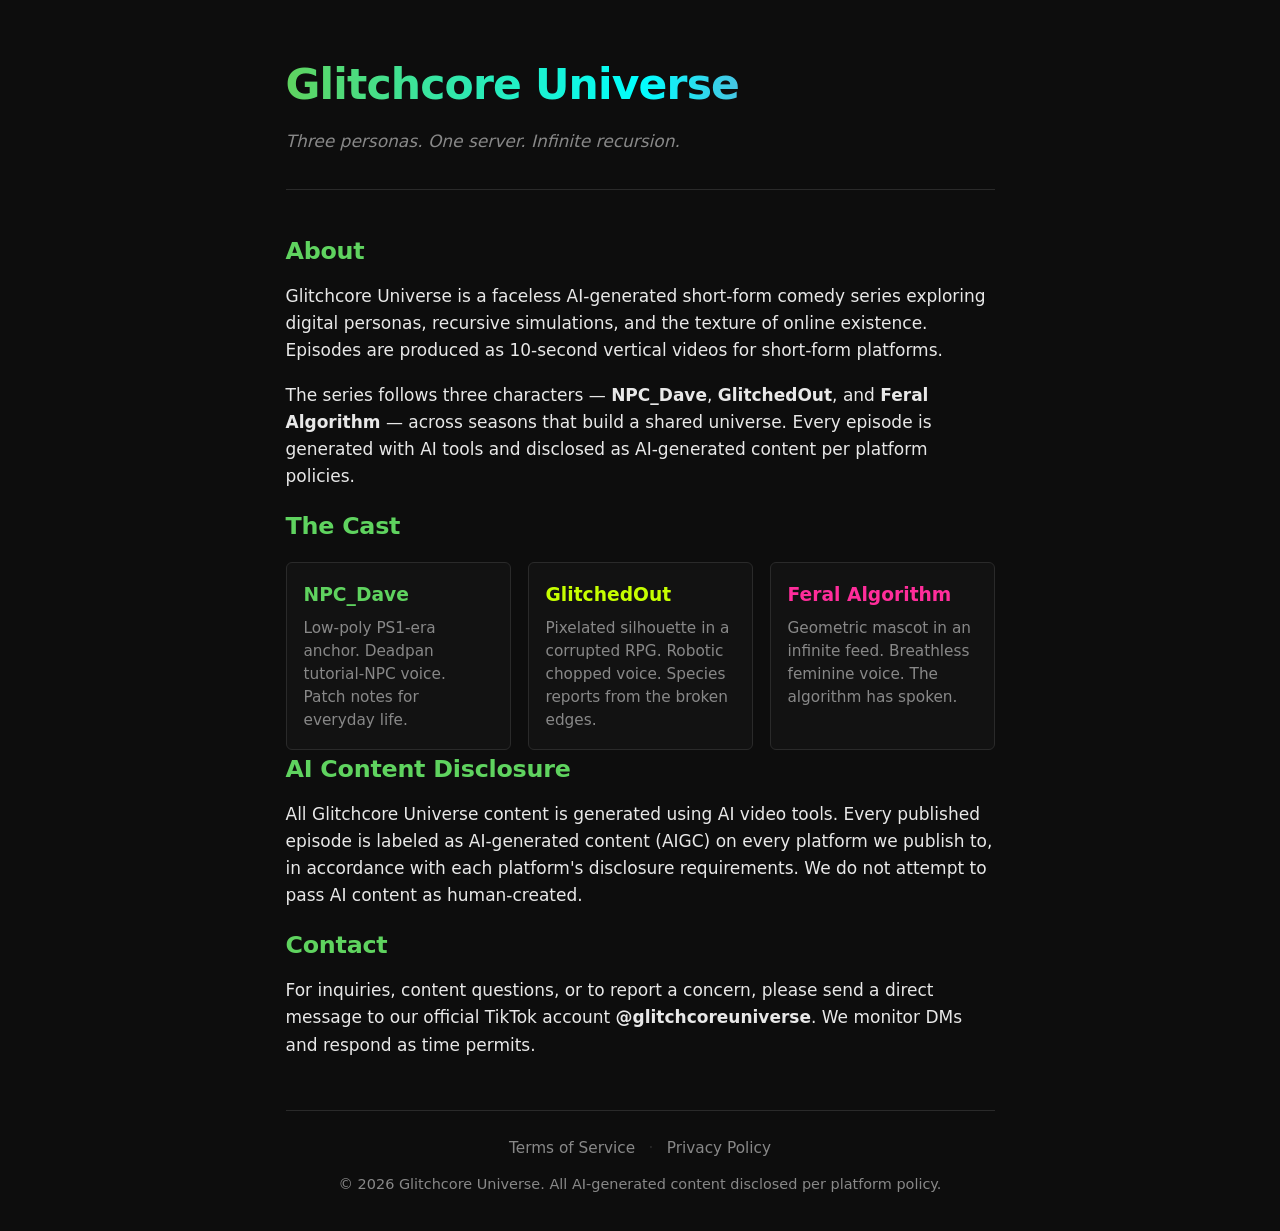
<file: index.html>
<!DOCTYPE html>
<html lang="en">
<head>
    <meta charset="UTF-8">
    <meta name="viewport" content="width=device-width, initial-scale=1.0">
    <title>Glitchcore Universe</title>
    <meta name="description" content="A faceless AI comedy series exploring digital personas, glitches, and the nature of online existence.">
    <link rel="stylesheet" href="style.css">
</head>
<body>
    <header>
        <h1>Glitchcore Universe</h1>
        <p class="tagline">Three personas. One server. Infinite recursion.</p>
    </header>

    <main>
        <section class="about">
            <h2>About</h2>
            <p>
                Glitchcore Universe is a faceless AI-generated short-form comedy series
                exploring digital personas, recursive simulations, and the texture of
                online existence. Episodes are produced as 10-second vertical videos for
                short-form platforms.
            </p>
            <p>
                The series follows three characters &mdash; <strong>NPC_Dave</strong>,
                <strong>GlitchedOut</strong>, and <strong>Feral Algorithm</strong> &mdash;
                across seasons that build a shared universe. Every episode is generated
                with AI tools and disclosed as AI-generated content per platform policies.
            </p>
        </section>

        <section class="cast">
            <h2>The Cast</h2>
            <div class="personas">
                <div class="persona npcdave">
                    <h3>NPC_Dave</h3>
                    <p>Low-poly PS1-era anchor. Deadpan tutorial-NPC voice. Patch notes for everyday life.</p>
                </div>
                <div class="persona glitchedout">
                    <h3>GlitchedOut</h3>
                    <p>Pixelated silhouette in a corrupted RPG. Robotic chopped voice. Species reports from the broken edges.</p>
                </div>
                <div class="persona algorithm">
                    <h3>Feral Algorithm</h3>
                    <p>Geometric mascot in an infinite feed. Breathless feminine voice. The algorithm has spoken.</p>
                </div>
            </div>
        </section>

        <section class="ai-disclosure">
            <h2>AI Content Disclosure</h2>
            <p>
                All Glitchcore Universe content is generated using AI video tools. Every
                published episode is labeled as AI-generated content (AIGC) on every
                platform we publish to, in accordance with each platform's disclosure
                requirements. We do not attempt to pass AI content as human-created.
            </p>
        </section>

        <section class="contact">
            <h2>Contact</h2>
            <p>
                For inquiries, content questions, or to report a concern, please send a
                direct message to our official TikTok account
                <strong>@glitchcoreuniverse</strong>. We monitor DMs and respond as time
                permits.
            </p>
        </section>
    </main>

    <footer>
        <nav>
            <a href="terms.html">Terms of Service</a>
            <span class="sep">&middot;</span>
            <a href="privacy.html">Privacy Policy</a>
        </nav>
        <p class="copyright">&copy; 2026 Glitchcore Universe. All AI-generated content disclosed per platform policy.</p>
    </footer>
</body>
</html>
</file>
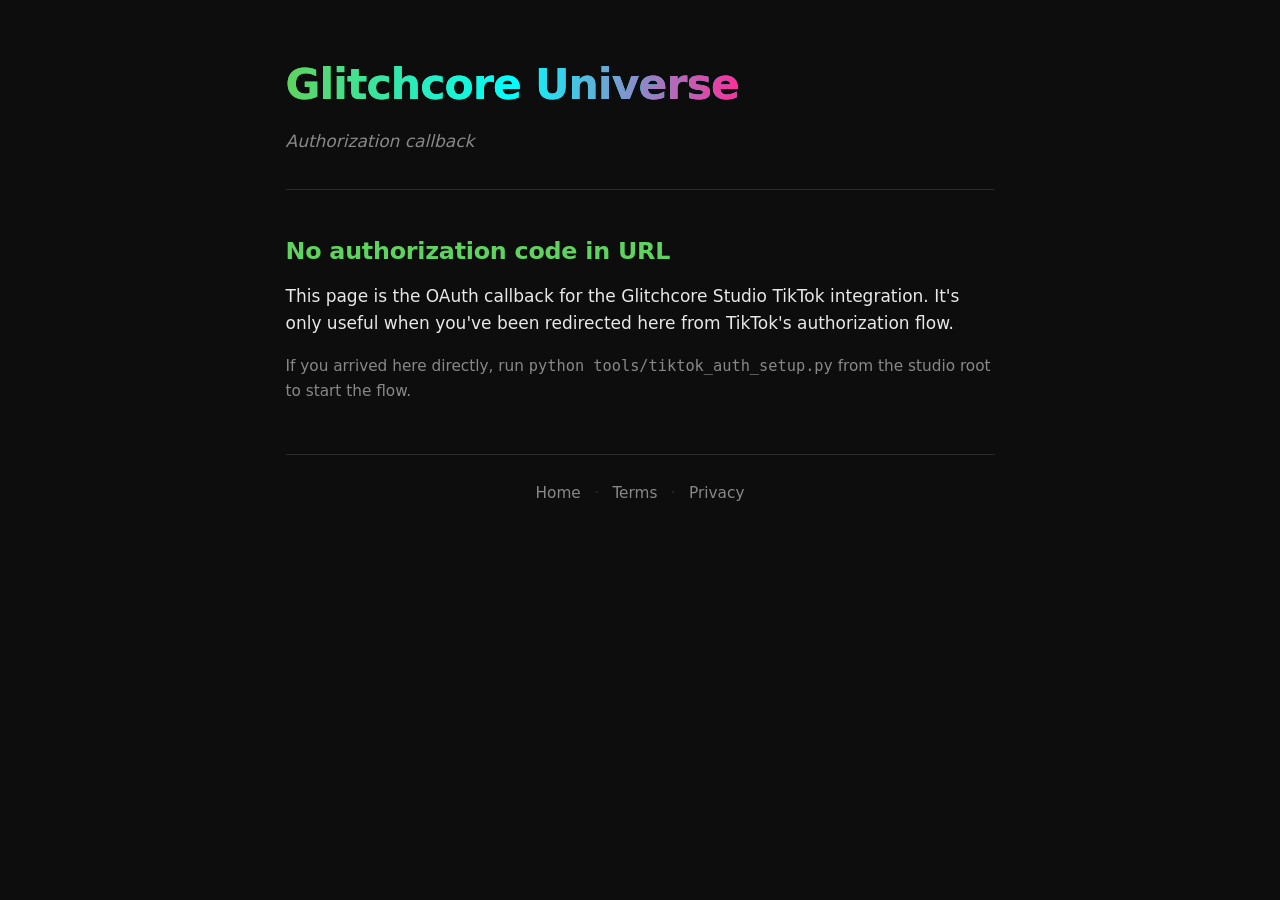
<file: callback.html>
<!DOCTYPE html>
<html lang="en">
<head>
    <meta charset="UTF-8">
    <meta name="viewport" content="width=device-width, initial-scale=1.0">
    <title>Authorization Callback &mdash; Glitchcore Universe</title>
    <link rel="stylesheet" href="style.css">
    <style>
        .code-box {
            border: 1px solid var(--border);
            border-radius: 6px;
            padding: 1rem;
            background: rgba(0, 255, 255, 0.04);
            font-family: ui-monospace, SF Mono, Menlo, monospace;
            font-size: 0.95rem;
            word-break: break-all;
            margin: 1rem 0;
            color: var(--cyan);
        }
        button {
            background: var(--pixel-green);
            color: var(--bg);
            border: none;
            padding: 0.6rem 1.2rem;
            border-radius: 4px;
            font-weight: 600;
            font-size: 0.95rem;
            cursor: pointer;
            font-family: inherit;
        }
        button:hover { opacity: 0.85; }
        button.copied { background: var(--cyan); }
        .error { color: var(--hot-pink); }
        .hint { color: var(--muted); font-size: 0.9rem; }
    </style>
</head>
<body>
    <header>
        <h1><a href="index.html">Glitchcore Universe</a></h1>
        <p class="tagline">Authorization callback</p>
    </header>

    <main>
        <div id="success" style="display:none;">
            <h2>Authorization complete</h2>
            <p>Copy this authorization code and paste it back into the terminal where you ran <code>tiktok_auth_setup.py</code>:</p>
            <div class="code-box" id="code"></div>
            <button id="copy-btn">Copy code</button>
            <p class="hint" style="margin-top: 1.5rem;">After pasting, you can close this tab. The script will exchange the code for an access token automatically.</p>
        </div>

        <div id="error" style="display:none;">
            <h2 class="error">Authorization failed</h2>
            <p>TikTok returned an error:</p>
            <div class="code-box" id="error-msg"></div>
            <p class="hint">Re-run <code>tiktok_auth_setup.py</code> and try again. If the error persists, double-check your TikTok dev app configuration (scopes, redirect URI).</p>
        </div>

        <div id="missing" style="display:none;">
            <h2>No authorization code in URL</h2>
            <p>This page is the OAuth callback for the Glitchcore Studio TikTok integration. It's only useful when you've been redirected here from TikTok's authorization flow.</p>
            <p class="hint">If you arrived here directly, run <code>python tools/tiktok_auth_setup.py</code> from the studio root to start the flow.</p>
        </div>
    </main>

    <footer>
        <nav>
            <a href="index.html">Home</a>
            <span class="sep">&middot;</span>
            <a href="terms.html">Terms</a>
            <span class="sep">&middot;</span>
            <a href="privacy.html">Privacy</a>
        </nav>
    </footer>

    <script>
        (function () {
            var params = new URLSearchParams(window.location.search);
            var code = params.get("code");
            var error = params.get("error");
            var errorDesc = params.get("error_description");

            if (code) {
                document.getElementById("success").style.display = "block";
                document.getElementById("code").textContent = code;
                var btn = document.getElementById("copy-btn");
                btn.addEventListener("click", function () {
                    navigator.clipboard.writeText(code).then(function () {
                        btn.textContent = "Copied";
                        btn.classList.add("copied");
                        setTimeout(function () {
                            btn.textContent = "Copy code";
                            btn.classList.remove("copied");
                        }, 2000);
                    });
                });
            } else if (error) {
                document.getElementById("error").style.display = "block";
                document.getElementById("error-msg").textContent =
                    error + (errorDesc ? " - " + errorDesc : "");
            } else {
                document.getElementById("missing").style.display = "block";
            }
        })();
    </script>
</body>
</html>
</file>
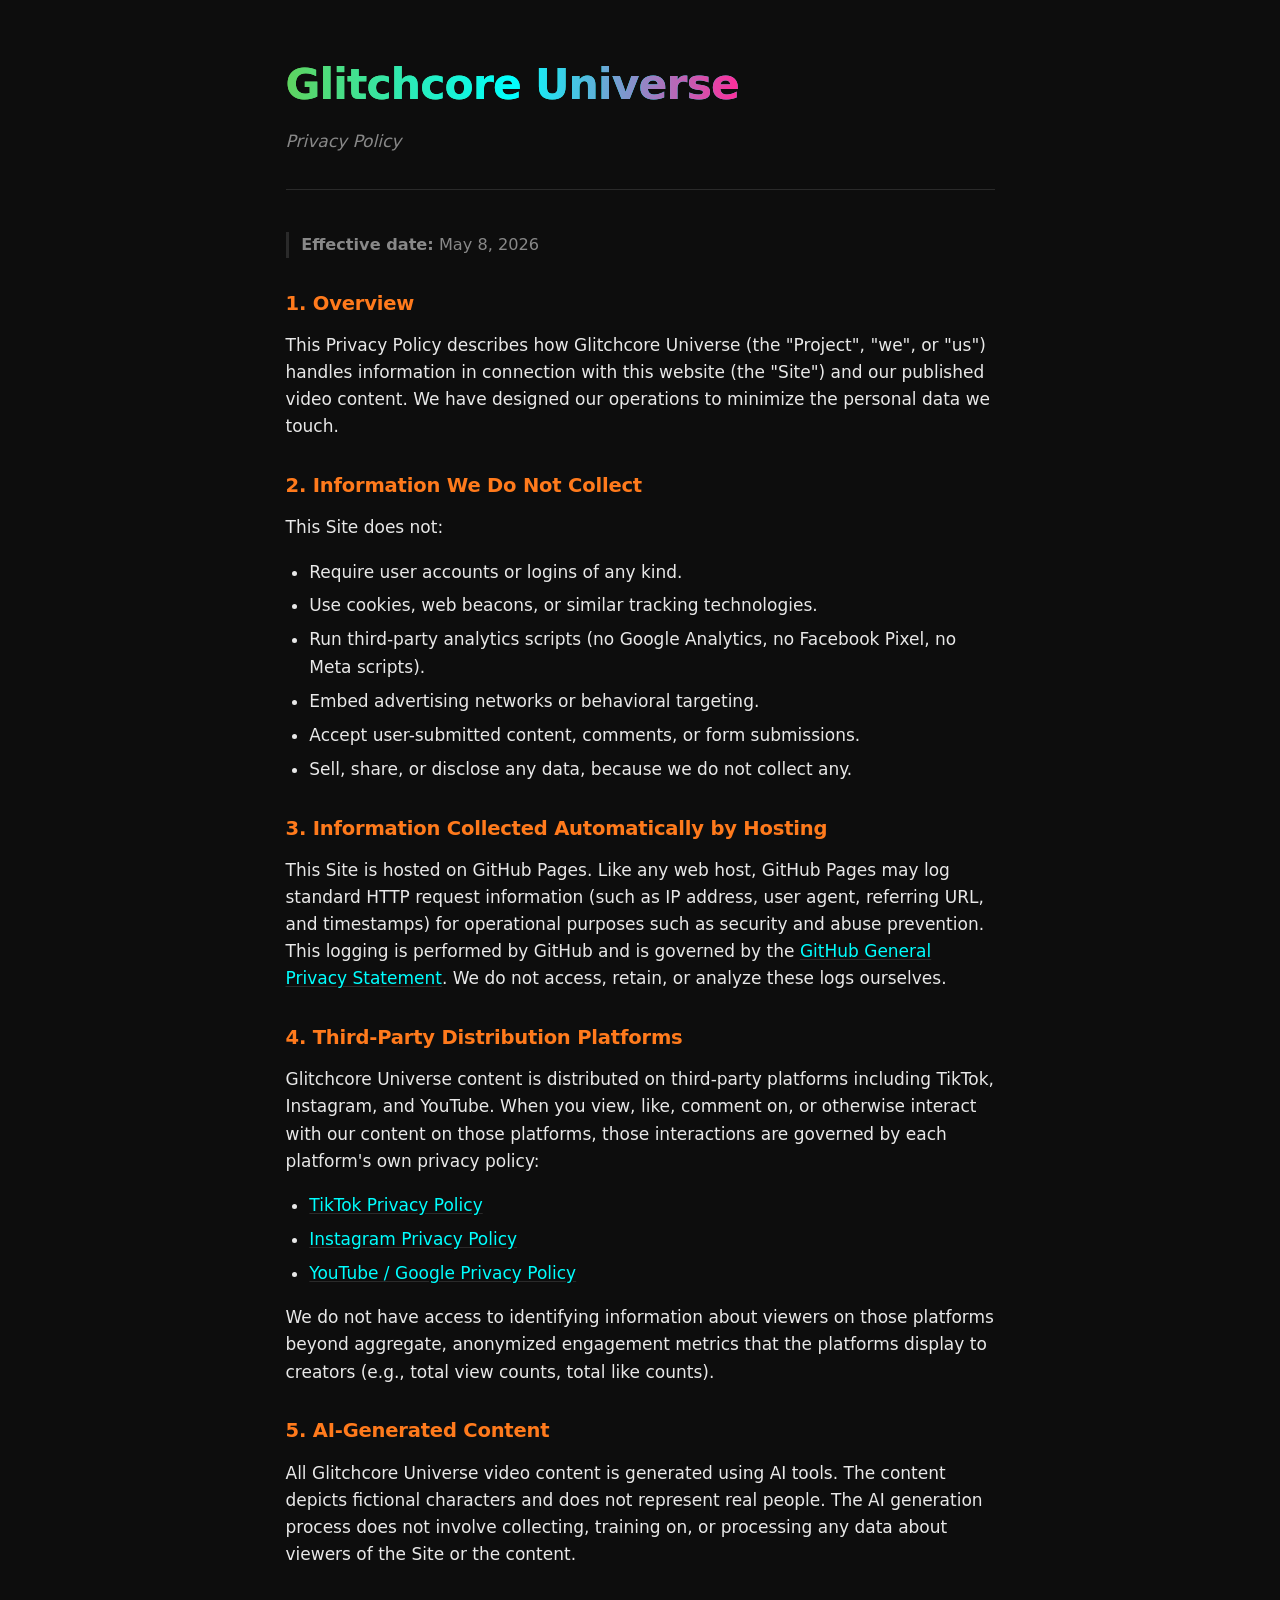
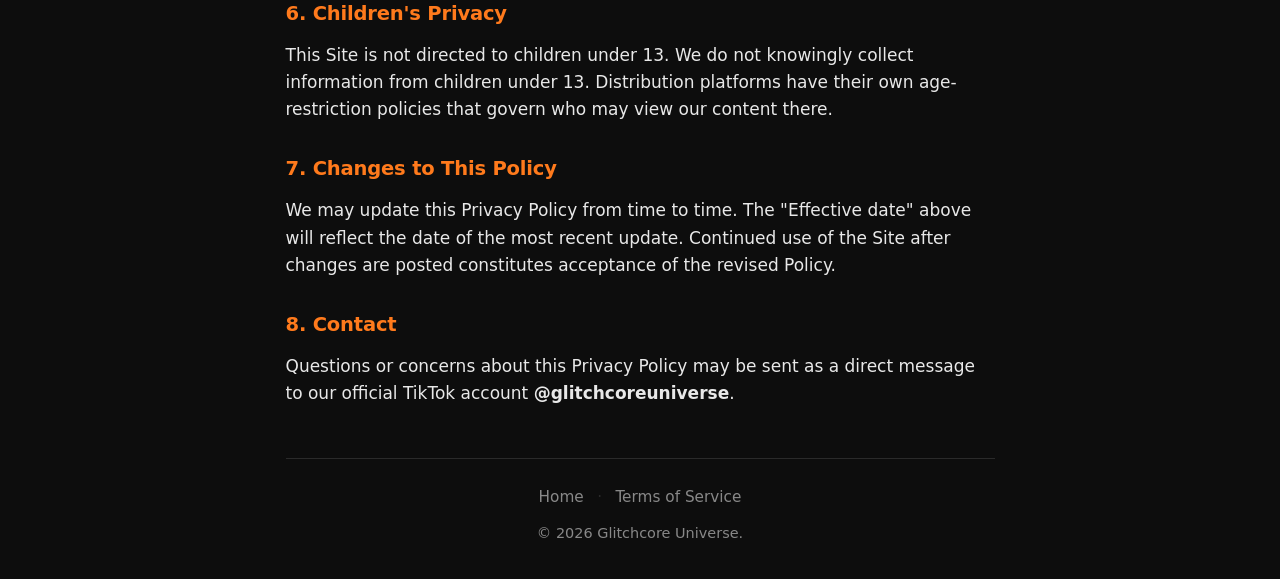
<file: privacy.html>
<!DOCTYPE html>
<html lang="en">
<head>
    <meta charset="UTF-8">
    <meta name="viewport" content="width=device-width, initial-scale=1.0">
    <title>Privacy Policy &mdash; Glitchcore Universe</title>
    <link rel="stylesheet" href="style.css">
</head>
<body>
    <header>
        <h1><a href="index.html">Glitchcore Universe</a></h1>
        <p class="tagline">Privacy Policy</p>
    </header>

    <main class="legal">
        <p class="effective-date"><strong>Effective date:</strong> May 8, 2026</p>

        <h2>1. Overview</h2>
        <p>
            This Privacy Policy describes how Glitchcore Universe (the "Project", "we",
            or "us") handles information in connection with this website (the "Site")
            and our published video content. We have designed our operations to minimize
            the personal data we touch.
        </p>

        <h2>2. Information We Do Not Collect</h2>
        <p>This Site does not:</p>
        <ul>
            <li>Require user accounts or logins of any kind.</li>
            <li>Use cookies, web beacons, or similar tracking technologies.</li>
            <li>Run third-party analytics scripts (no Google Analytics, no Facebook Pixel, no Meta scripts).</li>
            <li>Embed advertising networks or behavioral targeting.</li>
            <li>Accept user-submitted content, comments, or form submissions.</li>
            <li>Sell, share, or disclose any data, because we do not collect any.</li>
        </ul>

        <h2>3. Information Collected Automatically by Hosting</h2>
        <p>
            This Site is hosted on GitHub Pages. Like any web host, GitHub Pages may log
            standard HTTP request information (such as IP address, user agent, referring
            URL, and timestamps) for operational purposes such as security and abuse
            prevention. This logging is performed by GitHub and is governed by the
            <a href="https://docs.github.com/en/site-policy/privacy-policies/github-general-privacy-statement">GitHub General Privacy Statement</a>.
            We do not access, retain, or analyze these logs ourselves.
        </p>

        <h2>4. Third-Party Distribution Platforms</h2>
        <p>
            Glitchcore Universe content is distributed on third-party platforms
            including TikTok, Instagram, and YouTube. When you view, like, comment on,
            or otherwise interact with our content on those platforms, those interactions
            are governed by each platform's own privacy policy:
        </p>
        <ul>
            <li><a href="https://www.tiktok.com/legal/privacy-policy">TikTok Privacy Policy</a></li>
            <li><a href="https://privacycenter.instagram.com/policy">Instagram Privacy Policy</a></li>
            <li><a href="https://policies.google.com/privacy">YouTube / Google Privacy Policy</a></li>
        </ul>
        <p>
            We do not have access to identifying information about viewers on those
            platforms beyond aggregate, anonymized engagement metrics that the platforms
            display to creators (e.g., total view counts, total like counts).
        </p>

        <h2>5. AI-Generated Content</h2>
        <p>
            All Glitchcore Universe video content is generated using AI tools. The
            content depicts fictional characters and does not represent real people. The
            AI generation process does not involve collecting, training on, or processing
            any data about viewers of the Site or the content.
        </p>

        <h2>6. Children's Privacy</h2>
        <p>
            This Site is not directed to children under 13. We do not knowingly collect
            information from children under 13. Distribution platforms have their own
            age-restriction policies that govern who may view our content there.
        </p>

        <h2>7. Changes to This Policy</h2>
        <p>
            We may update this Privacy Policy from time to time. The "Effective date"
            above will reflect the date of the most recent update. Continued use of the
            Site after changes are posted constitutes acceptance of the revised Policy.
        </p>

        <h2>8. Contact</h2>
        <p>
            Questions or concerns about this Privacy Policy may be sent as a direct
            message to our official TikTok account <strong>@glitchcoreuniverse</strong>.
        </p>
    </main>

    <footer>
        <nav>
            <a href="index.html">Home</a>
            <span class="sep">&middot;</span>
            <a href="terms.html">Terms of Service</a>
        </nav>
        <p class="copyright">&copy; 2026 Glitchcore Universe.</p>
    </footer>
</body>
</html>
</file>
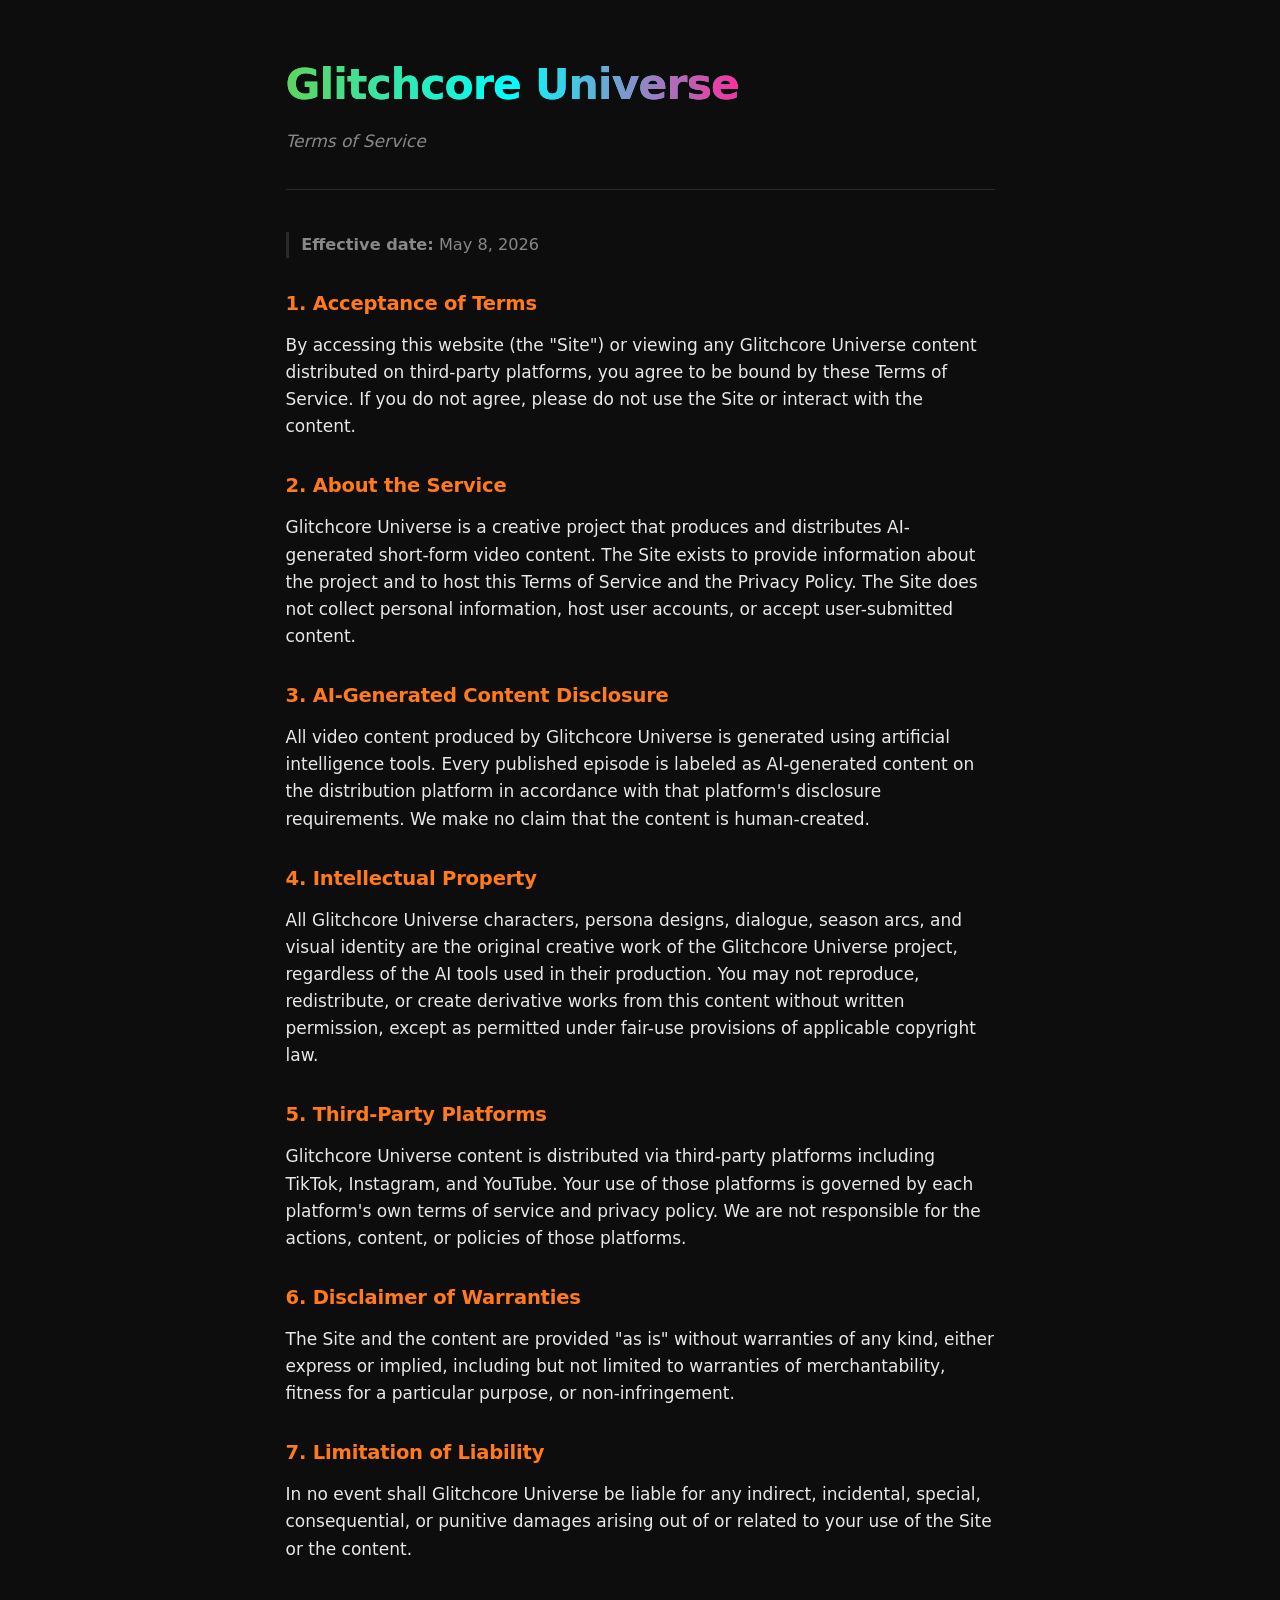
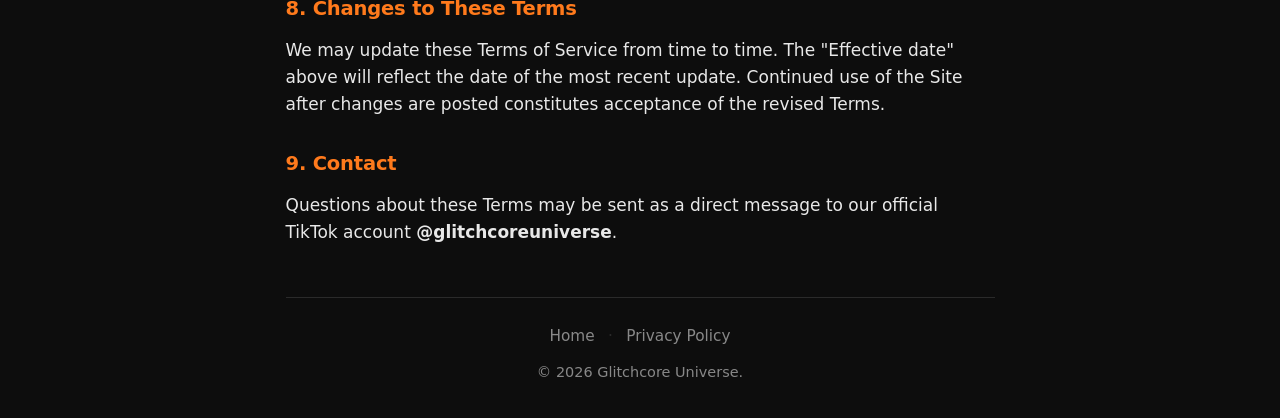
<file: terms.html>
<!DOCTYPE html>
<html lang="en">
<head>
    <meta charset="UTF-8">
    <meta name="viewport" content="width=device-width, initial-scale=1.0">
    <title>Terms of Service &mdash; Glitchcore Universe</title>
    <link rel="stylesheet" href="style.css">
</head>
<body>
    <header>
        <h1><a href="index.html">Glitchcore Universe</a></h1>
        <p class="tagline">Terms of Service</p>
    </header>

    <main class="legal">
        <p class="effective-date"><strong>Effective date:</strong> May 8, 2026</p>

        <h2>1. Acceptance of Terms</h2>
        <p>
            By accessing this website (the "Site") or viewing any Glitchcore Universe
            content distributed on third-party platforms, you agree to be bound by these
            Terms of Service. If you do not agree, please do not use the Site or interact
            with the content.
        </p>

        <h2>2. About the Service</h2>
        <p>
            Glitchcore Universe is a creative project that produces and distributes
            AI-generated short-form video content. The Site exists to provide information
            about the project and to host this Terms of Service and the Privacy Policy.
            The Site does not collect personal information, host user accounts, or accept
            user-submitted content.
        </p>

        <h2>3. AI-Generated Content Disclosure</h2>
        <p>
            All video content produced by Glitchcore Universe is generated using
            artificial intelligence tools. Every published episode is labeled as
            AI-generated content on the distribution platform in accordance with that
            platform's disclosure requirements. We make no claim that the content is
            human-created.
        </p>

        <h2>4. Intellectual Property</h2>
        <p>
            All Glitchcore Universe characters, persona designs, dialogue, season arcs,
            and visual identity are the original creative work of the Glitchcore Universe
            project, regardless of the AI tools used in their production. You may not
            reproduce, redistribute, or create derivative works from this content without
            written permission, except as permitted under fair-use provisions of
            applicable copyright law.
        </p>

        <h2>5. Third-Party Platforms</h2>
        <p>
            Glitchcore Universe content is distributed via third-party platforms
            including TikTok, Instagram, and YouTube. Your use of those platforms is
            governed by each platform's own terms of service and privacy policy. We are
            not responsible for the actions, content, or policies of those platforms.
        </p>

        <h2>6. Disclaimer of Warranties</h2>
        <p>
            The Site and the content are provided "as is" without warranties of any
            kind, either express or implied, including but not limited to warranties of
            merchantability, fitness for a particular purpose, or non-infringement.
        </p>

        <h2>7. Limitation of Liability</h2>
        <p>
            In no event shall Glitchcore Universe be liable for any indirect, incidental,
            special, consequential, or punitive damages arising out of or related to your
            use of the Site or the content.
        </p>

        <h2>8. Changes to These Terms</h2>
        <p>
            We may update these Terms of Service from time to time. The "Effective date"
            above will reflect the date of the most recent update. Continued use of the
            Site after changes are posted constitutes acceptance of the revised Terms.
        </p>

        <h2>9. Contact</h2>
        <p>
            Questions about these Terms may be sent as a direct message to our official
            TikTok account <strong>@glitchcoreuniverse</strong>.
        </p>
    </main>

    <footer>
        <nav>
            <a href="index.html">Home</a>
            <span class="sep">&middot;</span>
            <a href="privacy.html">Privacy Policy</a>
        </nav>
        <p class="copyright">&copy; 2026 Glitchcore Universe.</p>
    </footer>
</body>
</html>
</file>
<file: style.css>
:root {
    --bg: #0d0d0d;
    --fg: #e8e8e8;
    --muted: #888;
    --pixel-green: #5fd35f;
    --electric-lime: #c6ff00;
    --deep-purple: #7b2fbe;
    --hot-pink: #ff2d9b;
    --cyan: #00ffff;
    --orange: #ff7a1c;
    --border: #2a2a2a;
    --max-width: 760px;
}

* {
    box-sizing: border-box;
    margin: 0;
    padding: 0;
}

html {
    background: var(--bg);
    color: var(--fg);
    font-family: -apple-system, BlinkMacSystemFont, "Segoe UI", system-ui, sans-serif;
    font-size: 17px;
    line-height: 1.6;
    -webkit-font-smoothing: antialiased;
}

body {
    max-width: var(--max-width);
    margin: 0 auto;
    padding: 3rem 1.5rem 2rem;
}

header {
    border-bottom: 1px solid var(--border);
    padding-bottom: 2rem;
    margin-bottom: 2.5rem;
}

header h1 {
    font-size: 2.5rem;
    font-weight: 800;
    letter-spacing: -0.02em;
    background: linear-gradient(90deg, var(--pixel-green), var(--cyan), var(--hot-pink));
    -webkit-background-clip: text;
    background-clip: text;
    -webkit-text-fill-color: transparent;
    color: transparent;
    margin-bottom: 0.5rem;
}

header h1 a {
    color: inherit;
    text-decoration: none;
    background: inherit;
    -webkit-background-clip: text;
    background-clip: text;
    -webkit-text-fill-color: transparent;
}

.tagline {
    color: var(--muted);
    font-size: 1rem;
    font-style: italic;
}

main {
    margin-bottom: 3rem;
}

main h2 {
    color: var(--pixel-green);
    font-size: 1.4rem;
    font-weight: 600;
    margin-top: 2.5rem;
    margin-bottom: 0.75rem;
    letter-spacing: -0.01em;
}

main h2:first-child {
    margin-top: 0;
}

main h3 {
    font-size: 1.1rem;
    font-weight: 600;
    margin-bottom: 0.4rem;
}

main p {
    margin-bottom: 1rem;
}

main ul {
    margin-left: 1.4rem;
    margin-bottom: 1rem;
}

main ul li {
    margin-bottom: 0.4rem;
}

main a {
    color: var(--cyan);
    text-decoration: underline;
    text-decoration-color: var(--border);
    text-underline-offset: 2px;
    transition: text-decoration-color 0.15s;
}

main a:hover {
    text-decoration-color: var(--cyan);
}

.personas {
    display: grid;
    grid-template-columns: 1fr;
    gap: 1rem;
    margin-top: 1rem;
}

@media (min-width: 600px) {
    .personas {
        grid-template-columns: repeat(3, 1fr);
    }
}

.persona {
    border: 1px solid var(--border);
    border-radius: 6px;
    padding: 1rem;
    background: rgba(255, 255, 255, 0.02);
}

.persona p {
    color: var(--muted);
    font-size: 0.9rem;
    margin-bottom: 0;
    line-height: 1.5;
}

.persona.npcdave h3 { color: var(--pixel-green); }
.persona.glitchedout h3 { color: var(--electric-lime); }
.persona.algorithm h3 { color: var(--hot-pink); }

.legal h2 {
    color: var(--orange);
    font-size: 1.15rem;
    margin-top: 1.75rem;
}

.legal .effective-date {
    color: var(--muted);
    font-size: 0.95rem;
    border-left: 3px solid var(--border);
    padding-left: 0.75rem;
    margin-bottom: 1.5rem;
}

footer {
    border-top: 1px solid var(--border);
    padding-top: 1.5rem;
    text-align: center;
    color: var(--muted);
    font-size: 0.9rem;
}

footer nav {
    margin-bottom: 0.75rem;
}

footer a {
    color: var(--muted);
    text-decoration: none;
}

footer a:hover {
    color: var(--cyan);
}

footer .sep {
    margin: 0 0.5rem;
    color: var(--border);
}

footer .copyright {
    font-size: 0.85rem;
}
</file>
